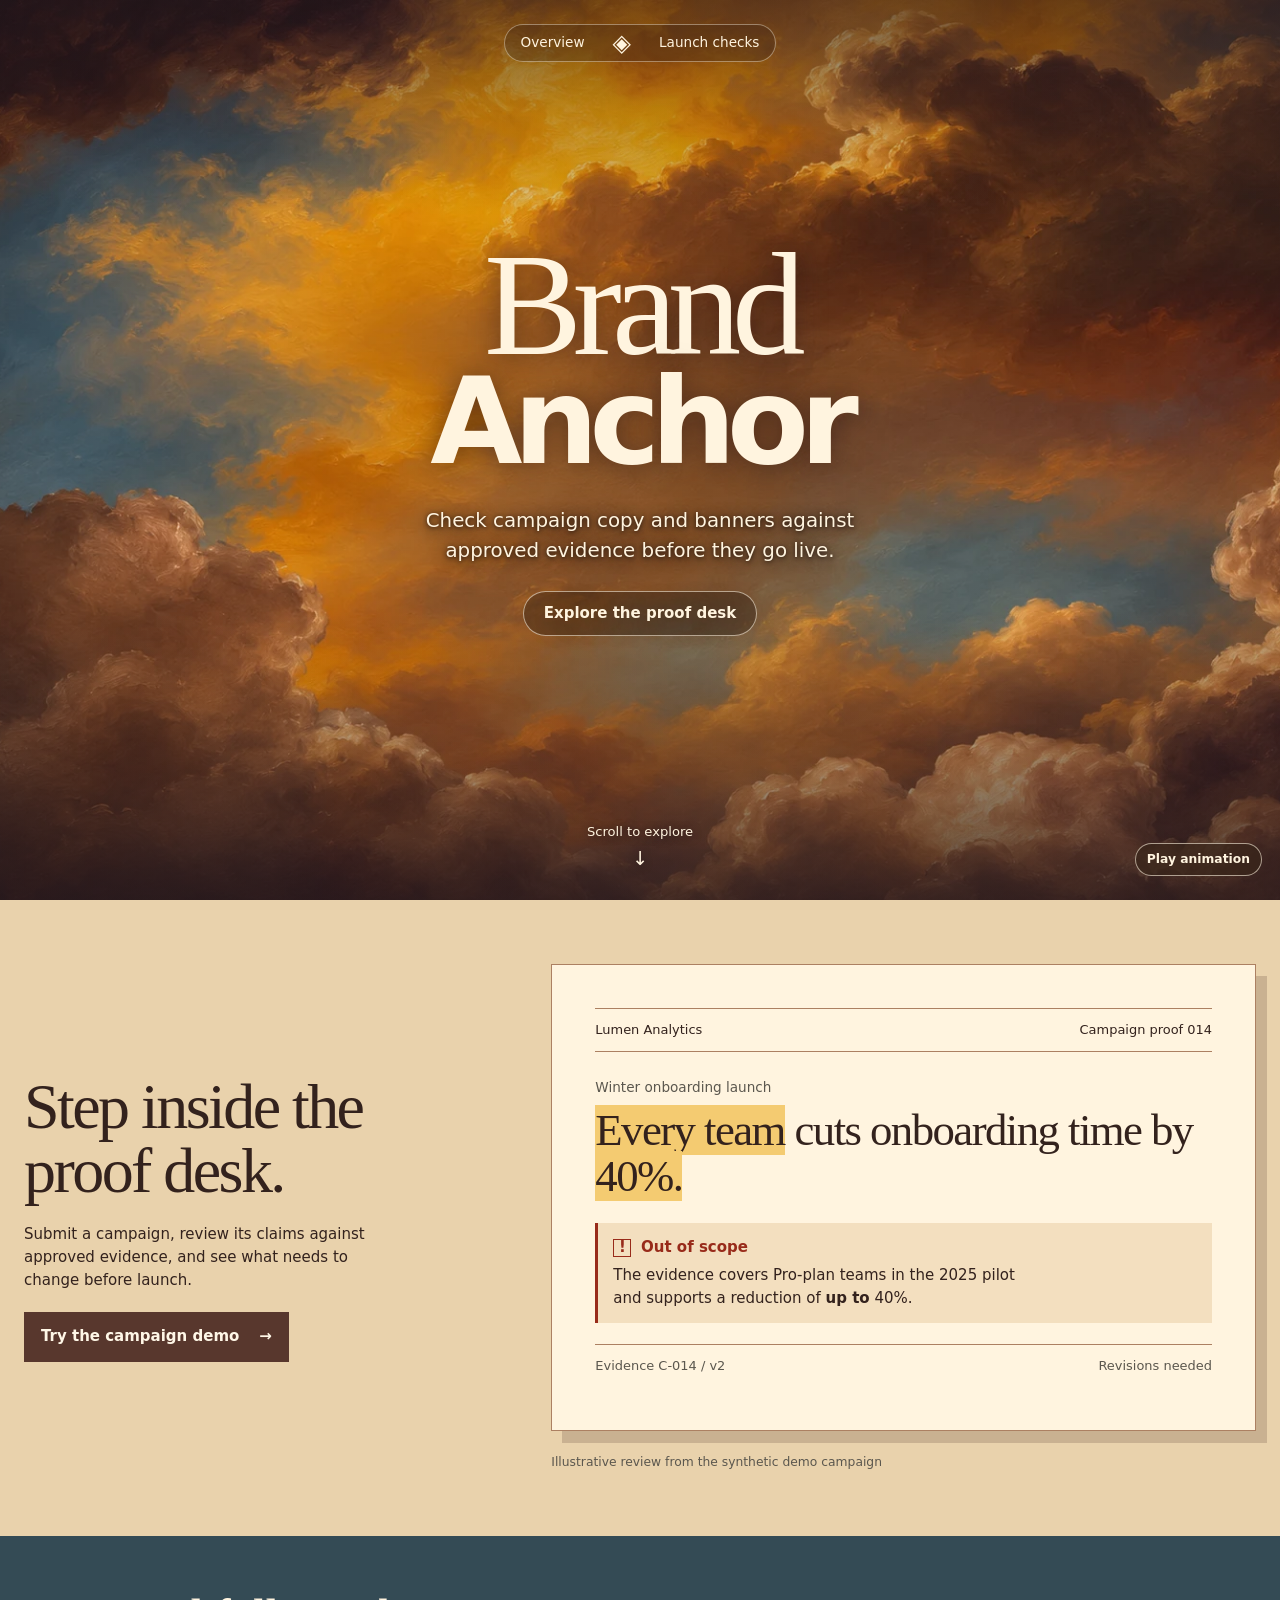
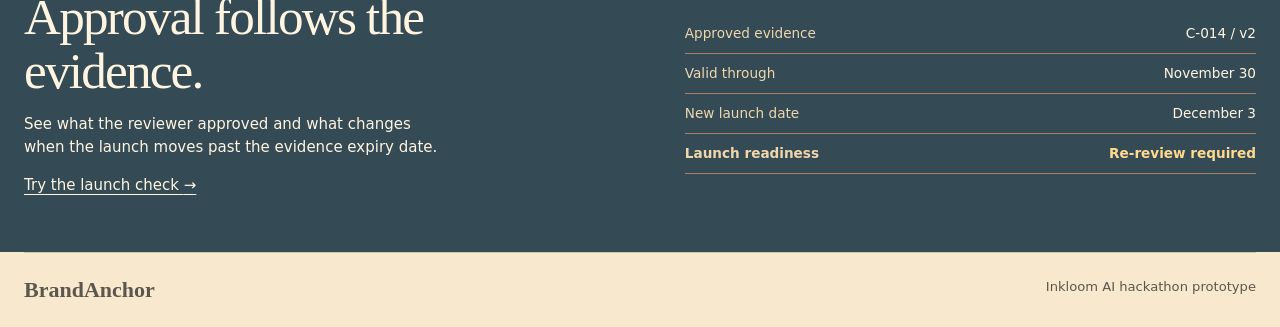
<file: index.html>
<!doctype html>
<html lang="en">
<head>
<meta charset="utf-8">
<meta name="viewport" content="width=device-width, initial-scale=1">
<title>BrandAnchor — Review before you publish</title>
<meta name="description" content="Review campaign copy, banners and their evidence before launch. Try the BrandAnchor proof desk.">
<link rel="stylesheet" href="styles.css">
<link rel="stylesheet" href="landing.css">
<script src="hero-video.js" defer></script>
</head>
<body class="landing">
<main>
<section class="hero" aria-labelledby="hero-title">
<div class="hero-sky" aria-hidden="true"></div>
<div class="hero-motion" aria-hidden="true"><video id="hero-video" data-src="brandanchor-hero-motion.mp4" muted loop playsinline preload="none" tabindex="-1"></video></div>
<header class="hero-header">
<nav aria-label="Main navigation">
<a href="#proof-preview">Overview</a>
<a class="hero-brand" href="./index.html" aria-label="BrandAnchor home">◈</a>
<a href="#launch-preview">Launch checks</a>
</nav>
</header>
<div class="hero-copy">
<h1 id="hero-title"><span>Brand</span><strong>Anchor</strong></h1>
<p>Check campaign copy and banners against approved evidence before they go live.</p>
<a class="hero-cta" href="#proof-preview">Explore the proof desk</a>
</div>
<a class="scroll-cue" href="#proof-preview">Scroll to explore <span aria-hidden="true">↓</span></a>
<button id="hero-playback" class="hero-playback" type="button" hidden>Pause animation</button>
</section>
<section id="proof-preview" class="proof-preview" aria-labelledby="preview-title">
<div class="shell preview-grid">
<div class="preview-copy">
<h2 id="preview-title">Step inside the proof desk.</h2>
<p>Submit a campaign, review its claims against approved evidence, and see what needs to change before launch.</p>
<a class="landing-cta" href="./desk.html">Try the campaign demo <span aria-hidden="true">→</span></a>
</div>
<figure class="hero-proof">
<div class="sheet">
<div class="sheet-header"><span>Lumen Analytics</span><span>Campaign proof 014</span></div>
<p class="sheet-context">Winter onboarding launch</p>
<blockquote><mark>Every team</mark> cuts onboarding time by <mark>40%.</mark></blockquote>
<div class="annotation">
<span class="annotation-status"><span aria-hidden="true">!</span> Out of scope</span>
<p>The evidence covers Pro-plan teams in the 2025 pilot and supports a reduction of <strong>up to</strong> 40%.</p>
</div>
<div class="sheet-footer"><span>Evidence C-014 / v2</span><span>Revisions needed</span></div>
</div>
<figcaption>Illustrative review from the synthetic demo campaign</figcaption>
</figure>
</div>
</section>
<section id="launch-preview" class="release" aria-labelledby="release-title">
<div class="shell release-grid">
<div><h2 id="release-title">Approval follows the evidence.</h2><p>See what the reviewer approved and what changes when the launch moves past the evidence expiry date.</p><a href="./desk.html">Try the launch check <span aria-hidden="true">→</span></a></div>
<dl class="release-record"><div><dt>Approved evidence</dt><dd>C-014 / v2</dd></div><div><dt>Valid through</dt><dd>November 30</dd></div><div><dt>New launch date</dt><dd>December 3</dd></div><div class="release-result"><dt>Launch readiness</dt><dd>Re-review required</dd></div></dl>
</div>
</section>
</main>
<footer class="shell site-footer"><a class="brand" href="./index.html">BrandAnchor</a><span>Inkloom AI hackathon prototype</span></footer>
</body>
</html>
</file>
<file: styles.css>
/* Hallmark-informed proof desk: a working campaign with evidence in the margin. */
/* Review, revise and approve are the focal actions. */
:root {
  --paper: #f3eee3; --surface: #fffaf0; --ink: #1c1b18; --muted: #5b574e;
  --rule: #cfc6b2; --edge: #827761; --green: #1f4d3f; --pale: #e3ebdf;
  --red: #982b1a; --ochre: #754b00; --blue: #2b4a6f;
  --white: #fff; --shadow: #1c1b1822;
  --serif: Georgia, serif; --sans: system-ui, sans-serif; --mono: ui-monospace, monospace;
}
* { box-sizing: border-box; }
html, body { overflow-x: clip; }
body { margin: 0; color: var(--ink); background: var(--paper); font: 15px/1.55 var(--sans); }
.shell { width: min(100% - 48px, 1240px); margin-inline: auto; }
.mast { background: var(--ink); color: var(--paper); }
.bar { display: flex; align-items: center; gap: 20px; min-height: 62px; }
.brand { font: bold 22px var(--serif); color: inherit; text-decoration: none; white-space: nowrap; }
.mark { color: var(--paper); margin-right: 5px; }
.mast-note { margin-right: auto; font-size: .82rem; }
.mast button { color: var(--paper); border-color: var(--rule); }
.mast :focus-visible { outline-color: var(--paper); }
.intro { display: flex; justify-content: space-between; align-items: end; gap: 20px; padding: 38px 0 24px; }
.context, .hint, footer { color: var(--muted); font-size: .82rem; }
.context { margin: 0 0 8px; }
h1, h2 { font-family: var(--serif); overflow-wrap: break-word; min-width: 0; }
h1 { font-size: clamp(2.25rem, 6vw, 4.6rem); font-weight: 500; line-height: 1; letter-spacing: -.055em; margin: 0; }
h2 { font-size: 1.38rem; margin: 0; }
.intro p:last-child { margin-bottom: 0; }
.role { min-width: 185px; }
.steps { display: flex; flex-wrap: wrap; gap: 9px 24px; padding: 12px 0; border-block: 1px solid var(--rule); margin-bottom: 24px; color: var(--muted); }
.steps [aria-current] { color: var(--green); font-weight: 750; }
.grid { display: grid; grid-template-columns: minmax(0, 1.38fr) minmax(0, 1fr); gap: 34px; align-items: start; }
.proof { background: var(--surface); box-shadow: 0 3px 14px var(--shadow); border: 1px solid var(--rule); padding: clamp(16px, 3vw, 30px); }
.section-head { display: flex; align-items: baseline; gap: 10px; justify-content: space-between; border-bottom: 1px solid var(--rule); padding-bottom: 8px; margin-bottom: 14px; }
.section-head span { font: .75rem var(--mono); color: var(--muted); }
.panel { margin-bottom: 23px; }
.evidence { border-left: 3px solid var(--green); padding-left: 15px; }
label { display: block; font-weight: 680; margin: 10px 0 4px; }
input, select, textarea, button { font: inherit; }
input, select, textarea { width: 100%; padding: 8px 10px; border: 1px solid var(--edge); border-radius: 2px; background: var(--surface); color: var(--ink); }
textarea { resize: vertical; }
button { cursor: pointer; color: var(--white); background: var(--green); border: 1px solid var(--green); border-radius: 2px; padding: 8px 12px; font-weight: 650; }
button.quiet { background: transparent; color: var(--ink); border-color: var(--edge); }
.mast button.quiet { color: var(--paper); border-color: var(--rule); }
button:disabled { opacity: .57; cursor: default; }
:focus-visible { outline: 2px solid var(--blue); outline-offset: 3px; }
.banner { margin: 18px 0 12px; background: var(--green); color: var(--white); padding: clamp(16px, 4vw, 30px); display: grid; gap: 12px; }
.banner strong { font: clamp(1.4rem, 4vw, 2.5rem)/1.15 var(--serif); overflow-wrap: anywhere; }
.banner span, .banner small { font-size: .78rem; }
.actions { display: flex; flex-wrap: wrap; gap: 8px; margin-top: 13px; }
blockquote { font: 1.18rem/1.45 var(--serif); margin: 0 0 12px; }
dl { display: grid; grid-template-columns: max-content 1fr; gap: 4px 12px; font-size: .85rem; }
dt { color: var(--muted); }
dd { margin: 0; }
.finding { padding: 9px 0; border-bottom: 1px solid var(--rule); }
.finding p { margin: 5px 0; overflow-wrap: anywhere; }
.bad { color: var(--red); }
.good { color: var(--green); }
.pending { color: var(--ochre); }
.receipt { border-block: 1px solid var(--rule); padding: 10px 0; font: .79rem/1.6 var(--mono); overflow-wrap: anywhere; }
.readiness { font-weight: 650; }
.notice { min-height: 1.6rem; color: var(--green); }
footer { padding: 12px 0 20px; border-top: 1px solid var(--rule); }
[hidden] { display: none !important; }
@media (max-width: 760px) { .grid { grid-template-columns: minmax(0, 1fr); gap: 24px; } .intro { align-items: start; flex-direction: column; padding-top: 24px; } .mast-note { display: none; } .bar { justify-content: space-between; } .shell { width: calc(100% - 28px); } }
.model-review { border: 1px solid var(--rule); padding: 14px; }
.model-review select { margin-bottom: 8px; }
.model-review p { overflow-wrap: anywhere; }
#model-proposal { border-top: 1px solid var(--rule); margin-top: 14px; }
#model-proposal strong + p { margin-top: 2px; white-space: pre-wrap; }
.model-settings { border-top: 1px solid var(--rule); margin-top: 16px; padding-top: 12px; }
.model-settings summary { cursor: pointer; font-weight: 700; color: var(--green); }
.model-settings form button { margin-top: 12px; }

/* Proof desk workspace */
.desk { --surface: #fffdf6; --paper: #f3eee2; }
.desk .intro { padding-block: 32px 22px; }
.desk .intro h1 { font-size: clamp(2.3rem, 5vw, 4rem); }
.desk .mast-note { margin-right: 0; }
.desk-nav { display: flex; gap: 16px; margin-left: auto; }
.desk-nav a { color: var(--paper); font-size: .86rem; text-underline-offset: 4px; }
.desk .steps { margin-bottom: 20px; }
.desk .grid { gap: 24px; grid-template-columns: minmax(0, 1.35fr) minmax(0, 1fr); }
.desk .margin > .panel { background: var(--surface); border: 1px solid var(--rule); padding: 15px 17px; margin-bottom: 13px; }
.desk .margin > .evidence { border-left: 3px solid var(--green); }
.draft-tools, .desk-records { display: grid; grid-template-columns: repeat(2, minmax(0, 1fr)); gap: 8px 14px; }
.draft-tools > input { grid-row: 2; min-width: 0; font-size: .82rem; }
.draft-tools input::file-selector-button { background: var(--pale); color: var(--ink); border: 0; padding: 4px 7px; margin-right: 7px; cursor: pointer; }
.draft-context { margin: 13px 0; padding-block: 8px; border-block: 1px solid var(--rule); }
.draft-context summary { cursor: pointer; color: var(--green); }
.image-proof { margin: 16px 0 10px; display: grid; }
.image-proof img, #image-boxes { grid-area: 1 / 1; }
.image-proof img { width: 100%; display: block; }
#image-boxes { position: relative; pointer-events: none; }
#image-boxes span { position: absolute; outline: 2px solid var(--ochre); background: #f1d88e30; }
.image-proof figcaption { padding-top: 6px; font-size: .82rem; color: var(--muted); }
.desk-records { align-items: start; margin-top: 20px; gap: 24px; }
#activity { padding-left: 21px; overflow-wrap: anywhere; }
#activity li { margin-block: 6px; }
#notice:not(:empty) { position: sticky; bottom: 12px; background: var(--pale); padding: 8px 12px; border: 1px solid var(--green); }
@media (max-width: 760px) {
  .desk .grid, .desk-records { grid-template-columns: minmax(0, 1fr); }
  .desk .bar { flex-wrap: wrap; padding-block: 10px; gap: 8px; }
  .desk-nav { order: 3; width: 100%; margin-left: 0; padding-block: 5px; }
}
@media (max-width: 420px) {
  .draft-tools { grid-template-columns: minmax(0, 1fr); }
  .draft-tools > input { grid-row: auto; }
}

.desk {
  --paper: #f8e9ce; --surface: #fff6e5; --ink: #33221d; --muted: #64483d;
  --rule: #d0ac89; --edge: #94684f; --green: #344b55; --pale: #e1e8e8;
  --red: #932e23; --ochre: #79420f; --blue: #3b5361;
}

.demo-guide {
  display: flex;
  align-items: center;
  justify-content: space-between;
  gap: 18px;
  margin: 0 0 24px;
  padding: clamp(16px, 3vw, 26px);
  color: #fff6e5;
  background: #344b55;
  border-radius: 3px;
  box-shadow: 0 6px 18px #33221d18;
}
.demo-guide .context { margin: 0 0 4px; color: #f4d699; }
.demo-guide h2 { font-size: clamp(1.5rem, 3.3vw, 2.15rem); }
.demo-guide p:last-child { max-width: 65ch; margin: 6px 0 0; }
.demo-guide-actions { display: grid; justify-items: start; gap: 8px; flex-shrink: 0; }
.demo-guide-actions button { color: #33221d; background: #f4d699; border-color: #f4d699; }
.demo-guide-actions a { color: inherit; font-size: .86rem; text-underline-offset: 4px; }
.demo-guide :focus-visible { outline-color: #fff6e5; }
@media (max-width: 680px) {
  .demo-guide { flex-direction: column; align-items: flex-start; }
}
</file>
<file: landing.css>
/* Hallmark-informed landing: an annotated campaign proof shows the product's purpose. */
/* The finding stays readable with reduced motion or animation disabled. */
:root {
  --landing-paper: #f6f0e3; --landing-ink: #202b24; --landing-moss: #334d3c;
  --landing-soft: #d9e4d4; --landing-light: #fff9ec; --landing-line: #bbac8f;
  --landing-highlight: #f1d88e; --landing-annotation: #f2e1cd;
  --landing-shadow: #28372824; --landing-white: #fff;
}
.landing { background: var(--landing-paper); color: var(--landing-ink); }
.nav-link, .release a { color: inherit; text-decoration-thickness: 1px; text-underline-offset: 4px; }
.hero-copy p { max-width: 35ch; margin: 26px 0; font-size: clamp(1rem, 1.6vw, 1.24rem); }
.landing-cta { display: inline-flex; align-items: center; gap: 20px; color: var(--landing-white); background: var(--landing-moss); padding: 13px 17px; text-decoration: none; font-weight: 700; }
.landing-cta:hover { background: var(--landing-ink); }
.hero-proof { margin: 0; min-width: 0; }
.sheet { padding: clamp(20px, 4vw, 43px); background: var(--landing-light); border: 1px solid var(--landing-line); box-shadow: 11px 12px 0 var(--landing-shadow); }
.sheet-header, .sheet-footer { display: flex; justify-content: space-between; flex-wrap: wrap; gap: 4px 15px; padding-block: 11px; font-size: .81rem; }
.sheet-header { border-block: 1px solid var(--landing-line); }
.sheet-footer { border-top: 1px solid var(--landing-line); margin-top: 21px; color: var(--muted); }
.sheet-context { margin: 25px 0 9px; color: var(--muted); font-size: .85rem; }
.sheet blockquote { margin: 0 0 24px; font: clamp(2rem, 3.5vw, 3.65rem)/1.03 var(--serif); letter-spacing: -.035em; }
.sheet mark { color: inherit; background: var(--landing-highlight); box-decoration-break: clone; }
.annotation { padding: 13px 15px; border-left: 3px solid var(--red); background: var(--landing-annotation); }
.annotation-status { color: var(--red); font-weight: 750; }
.annotation-status span { display: inline-grid; place-items: center; width: 1.2em; height: 1.2em; margin-right: .3em; border: 1px solid currentColor; line-height: 1; }
.annotation p { margin: 4px 0 0; max-width: 44ch; }
.hero-proof figcaption { margin-top: 22px; font-size: .77rem; color: var(--muted); }
.release { background: var(--landing-moss); color: var(--landing-light); }
.release-grid { display: grid; grid-template-columns: minmax(0, 1fr) minmax(0, 1fr); align-items: center; gap: clamp(28px, 7vw, 100px); padding-block: 54px; }
.release h2 { font-size: clamp(2rem, 4vw, 3.65rem); line-height: 1.05; font-weight: 500; letter-spacing: -.035em; }
.release p { max-width: 44ch; }
.release :focus-visible { outline-color: var(--landing-light); }
.release-record { display: block; margin: 0; }
.release-record div { display: flex; flex-wrap: wrap; justify-content: space-between; gap: 3px 12px; border-bottom: 1px solid var(--landing-line); padding: 9px 0; }
.release-record dt { color: var(--landing-soft); }
.release-result { font-weight: 750; }
.site-footer { display: flex; flex-wrap: wrap; justify-content: space-between; gap: 8px; padding-block: 24px; }
@media (prefers-reduced-motion: no-preference) {
  .hero-proof { animation: arrive .65s .12s ease-out both; }
  .annotation { animation: arrive .48s .48s ease-out both; }
  .landing-cta span { transition: transform .18s ease; }
  .landing-cta:hover span, .landing-cta:focus-visible span { transform: translateX(4px); }
}
@keyframes arrive { from { opacity: 0; transform: translateY(14px); } to { opacity: 1; transform: translateY(0); } }
@media (max-width: 760px) {
  .hero, .release-grid { grid-template-columns: minmax(0, 1fr); }
  .hero { min-height: auto; padding-block: 44px; }
  .hero-copy p { margin-block: 17px; }
  .release-grid { padding-block: 34px; }
}

/* Palette sampled from the amber sky, umber clouds, and muted blue of the hero. */
:root {
  --landing-paper: #f8e9ce; --landing-ink: #33221d; --landing-moss: #58372d;
  --landing-soft: #f0d6ab; --landing-light: #fff4df; --landing-line: #ac8062;
  --landing-highlight: #f4cb71; --landing-annotation: #f3dfbf;
  --landing-shadow: #40272230; --landing-white: #fff7e7;
}
.proof-preview { background: #e9d2ac; scroll-margin-top: 16px; }
.preview-grid { display: grid; grid-template-columns: minmax(0, .78fr) minmax(0, 1.22fr); align-items: center; gap: clamp(28px, 6vw, 80px); padding-block: 64px; }
.preview-copy h2 { font-size: clamp(2.5rem, 5vw, 4.9rem); font-weight: 500; line-height: 1; letter-spacing: -.04em; }
.preview-copy p { max-width: 39ch; margin: 20px 0; }
.release { background: #344b55; }
.release-result dd { color: #ffda8e; }
@media (prefers-reduced-motion: no-preference) {
  html:has(body.landing) { scroll-behavior: smooth; }
}
@media (max-width: 760px) {
  .hero, .preview-grid { grid-template-columns: minmax(0, 1fr); }
  .hero { min-height: auto; }
  .preview-grid { padding-block: 44px; }
}

/* The artwork fills the first screen. All navigation and copy are live HTML. */
.hero {
  min-height: 100svh;
  position: relative;
  isolation: isolate;
  overflow: clip;
  display: grid;
  grid-template-rows: auto 1fr auto;
  grid-template-columns: minmax(0, 1fr);
  justify-items: center;
  gap: clamp(24px, 5vh, 55px);
  padding: 24px 18px 26px;
  background: #483025;
  color: var(--landing-light);
  text-align: center;
}
.hero-sky, .sky-birds {
  position: absolute;
  inset: 0;
  width: 100%;
  height: 100%;
  z-index: -1;
}
.hero-sky {
  background: radial-gradient(ellipse at center, #2c1b1448 4%, #25171016 54%, #1d141a6b 100%),
    linear-gradient(0deg, #281a20aa, transparent 32%, transparent 76%, #24171f78),
    url("brandanchor-sky.webp") center / cover no-repeat;
}
.hero-header { align-self: start; }
.hero-header nav {
  display: flex;
  align-items: center;
  gap: clamp(12px, 3vw, 28px);
  border: 1px solid #fff4df69;
  border-radius: 999px;
  padding: 6px 16px;
  background: #38251b52;
}
.hero-header a { color: inherit; text-decoration: none; font-size: .85rem; }
.hero-header .hero-brand { font-size: 1.5rem; line-height: 1; }
.hero-copy { align-self: center; max-width: 620px; text-shadow: 0 2px 28px #25131791; }
.hero h1 { display: grid; margin: 0; font-size: clamp(4.15rem, 11.5vw, 10rem); line-height: .78; letter-spacing: -.065em; }
.hero h1 span { font-weight: 400; }
.hero h1 strong { font-family: var(--sans); font-size: .81em; font-weight: 850; line-height: 1; letter-spacing: -.075em; }
.hero-copy p { max-width: 35ch; margin: 24px auto; color: inherit; text-shadow: 0 1px 4px #241710, 0 2px 15px #241710; }
.hero-cta, .scroll-cue { color: inherit; text-decoration: none; }
.hero-cta { display: inline-block; border: 1px solid #fff4df98; border-radius: 999px; padding: 10px 20px; background: #38251b70; font-weight: 650; }
.hero a:hover { text-decoration: underline; text-underline-offset: 5px; }
.hero :focus-visible { outline-color: var(--landing-light); }
.scroll-cue { display: grid; gap: 2px; font-size: .82rem; text-shadow: 0 1px 8px #21181b; }
.scroll-cue span { font-size: 1.2rem; }
@media (prefers-reduced-motion: no-preference) {
}
@media (max-width: 430px) {
  .hero { gap: 20px; }
  .hero-copy p { font-size: 1rem; }
}

/* Keep the source motion around the live heading and navigation. */
.hero-motion {
  position: absolute;
  inset: 0;
  overflow: hidden;
  pointer-events: none;
  z-index: -1;
}
.hero-motion video {
  position: absolute;
  top: 50%;
  left: 50%;
  width: max(100%, calc(100svh * 1.362));
  height: auto;
  transform: translate(-50%, -50%);
  opacity: 0;
  mask-image: radial-gradient(ellipse 40% 40% at 50% 50%, transparent 88%, #000 100%),
    linear-gradient(transparent 5%, #000 13%, #000 87%, transparent 97%);
  mask-composite: intersect;
}
.hero-motion .is-playing { opacity: 1; }
.hero-playback {
  position: absolute;
  right: 18px;
  bottom: 24px;
  padding: 6px 11px;
  border: 1px solid #fff4df98;
  border-radius: 999px;
  background: #38251bbb;
  color: var(--landing-light);
  font-size: .77rem;
}
@media (max-width: 600px) {
  .hero-motion video { width: max(100%, 85svh); }
  .hero-playback { right: 10px; bottom: 10px; }
}
@media (prefers-reduced-motion: reduce) {
  .hero-motion { display: none; }
}
</file>
